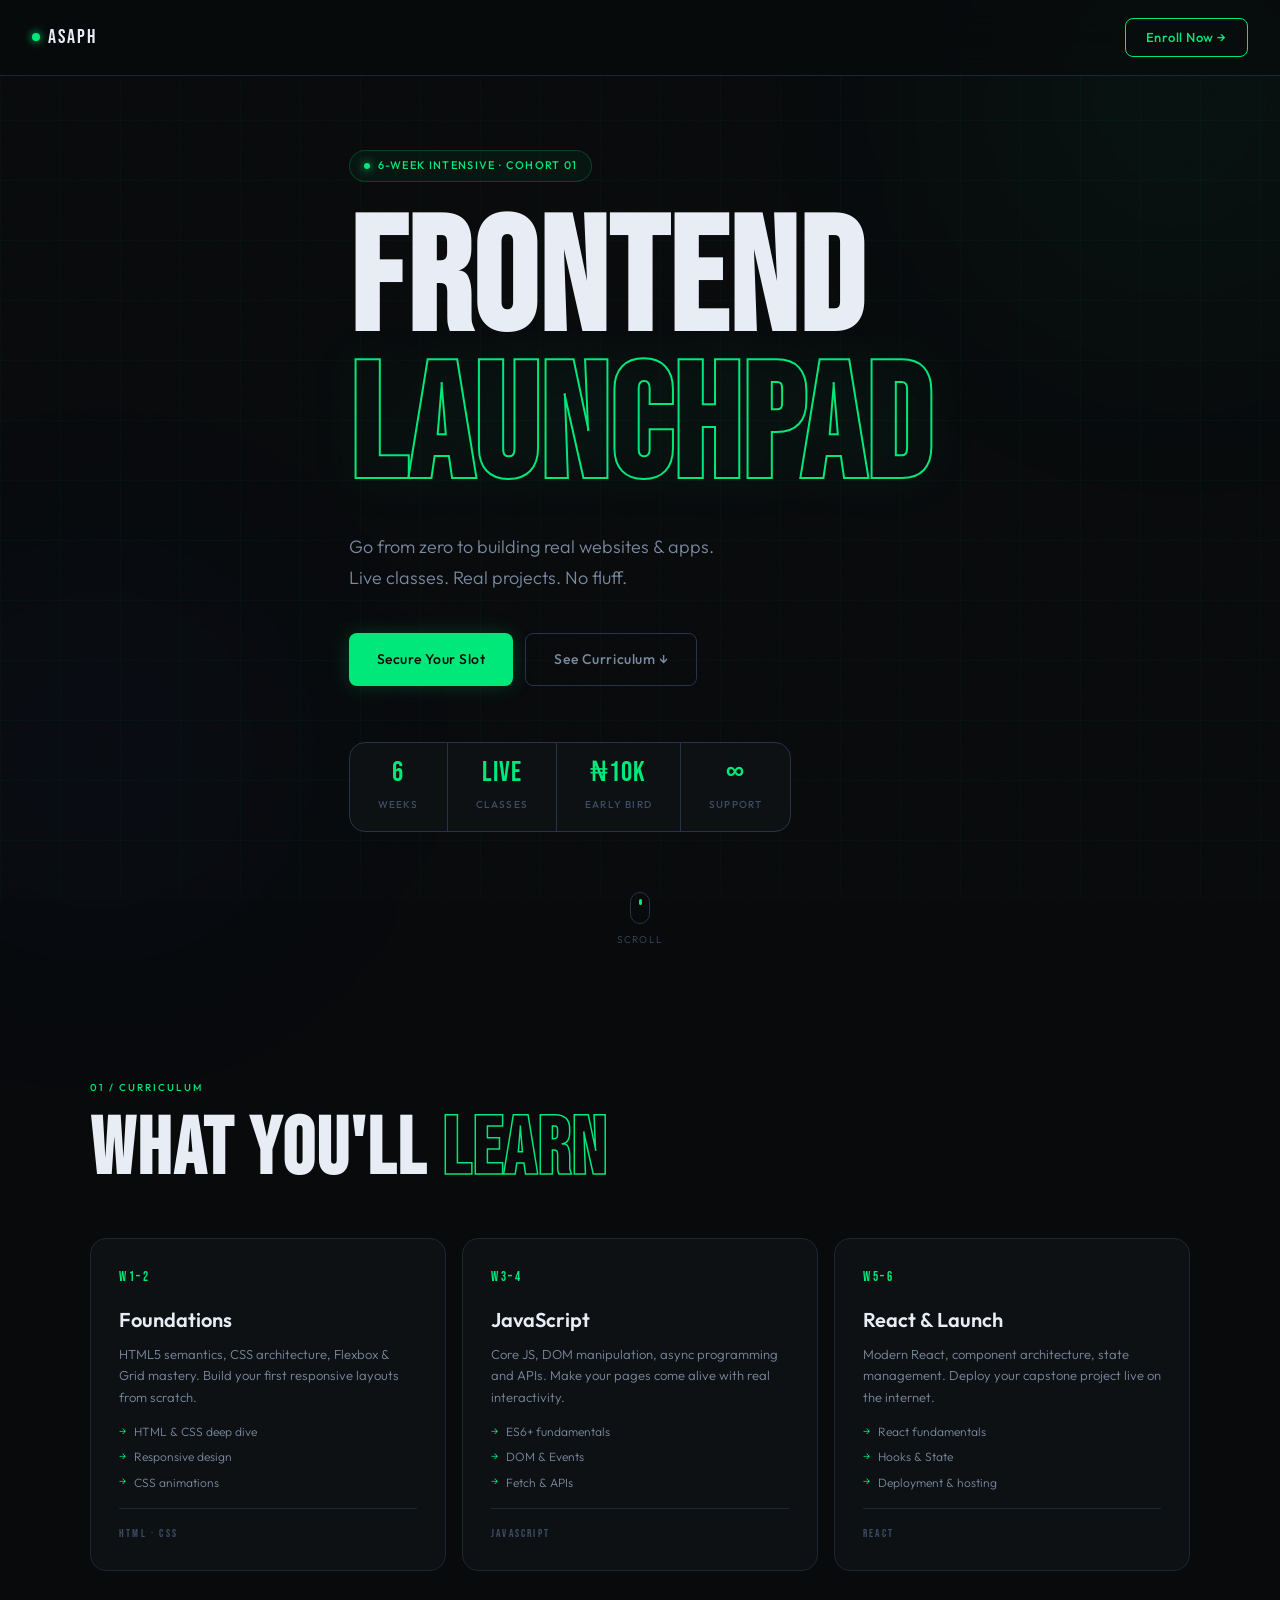
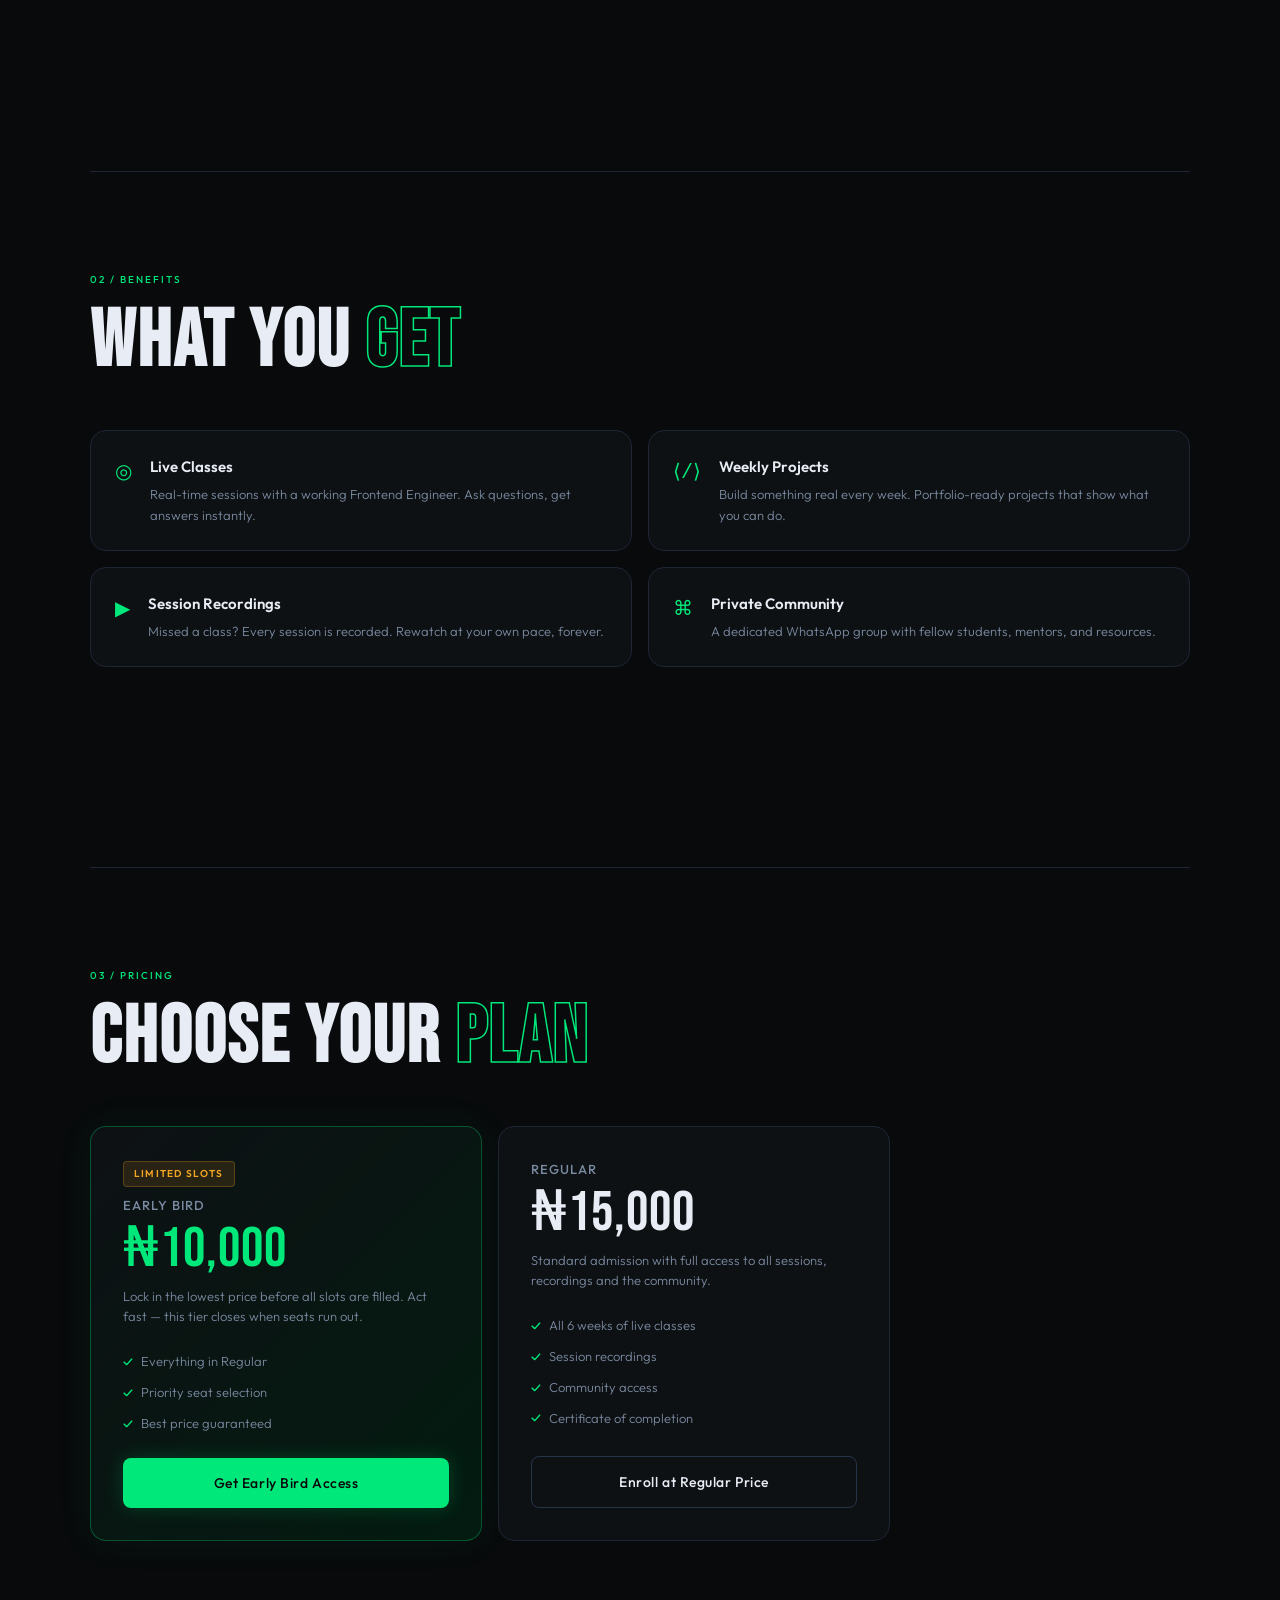
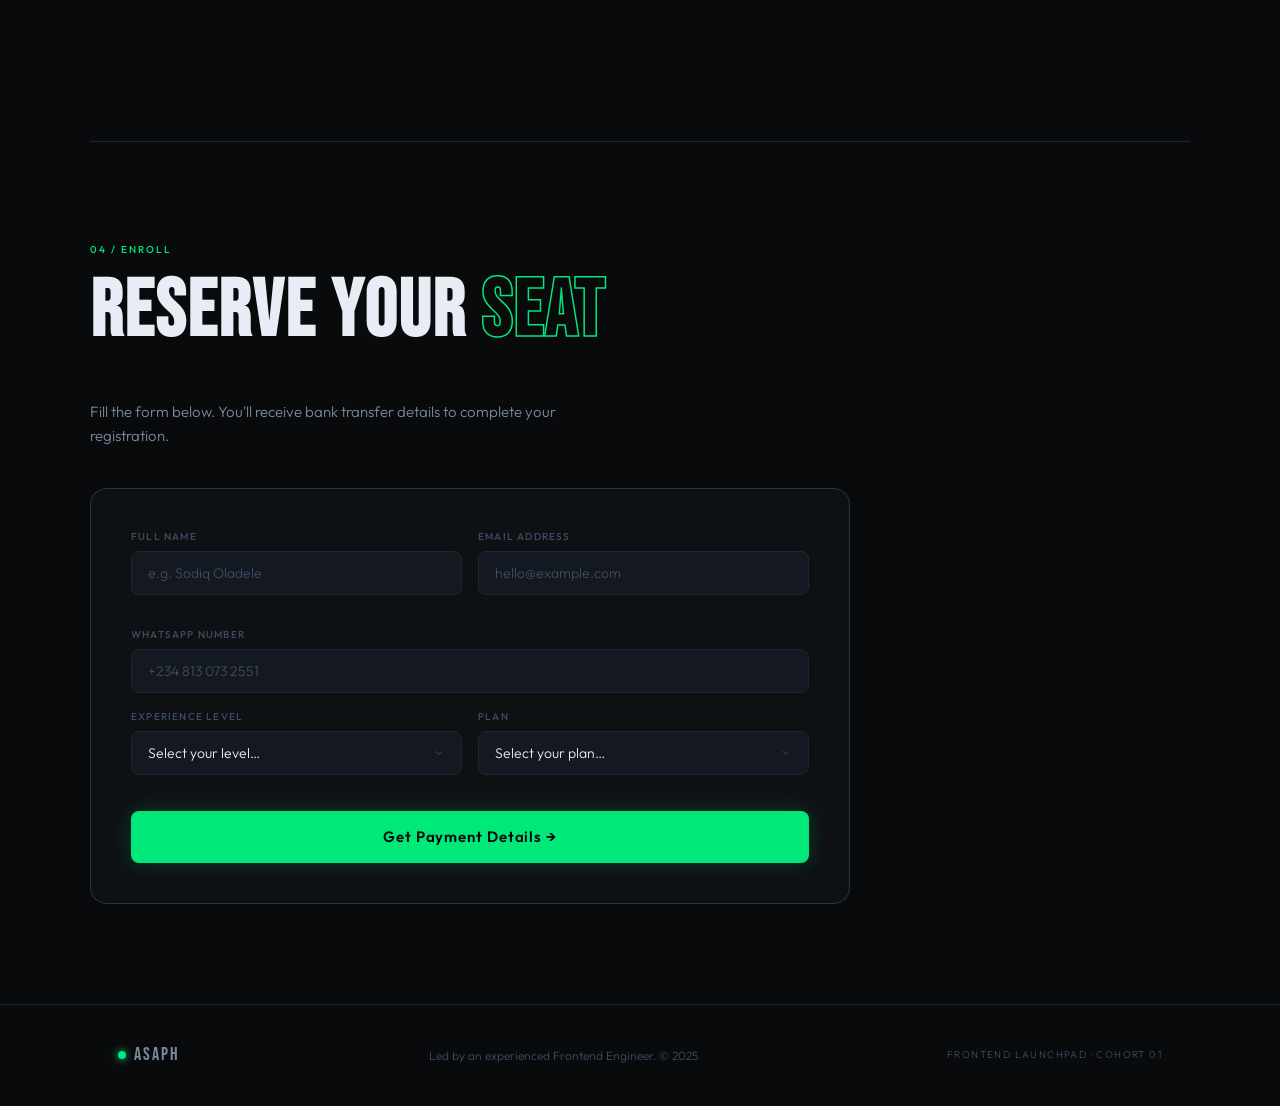
<file: index.html>
<!doctype html>
<html lang="en">
<head>
  <meta charset="UTF-8"/>
  <meta name="viewport" content="width=device-width, initial-scale=1.0"/>
  <title>Frontend Launchpad | 6-Week Bootcamp by Asaph</title>
  <link rel="preconnect" href="https://fonts.googleapis.com"/>
  <link href="https://fonts.googleapis.com/css2?family=Bebas+Neue&family=Outfit:wght@300;400;500;600&display=swap" rel="stylesheet"/>
  <link rel="stylesheet" href="style.css"/>
</head>
<body>

  <!-- NOISE OVERLAY -->
  <div class="noise" aria-hidden="true"></div>

  <!-- GRID LINES -->
  <div class="grid-bg" aria-hidden="true"></div>

  <!-- GLOW ORBS -->
  <div class="orb orb-1" aria-hidden="true"></div>
  <div class="orb orb-2" aria-hidden="true"></div>

  <!-- ═══════════════════ HERO ═══════════════════ -->
  <header class="hero">
    <nav class="nav">
      <div class="nav-brand">
        <span class="nav-dot"></span>Asaph
      </div>
      <a href="#enroll" class="nav-cta">Enroll Now →</a>
    </nav>

    <div class="hero-inner container">
      <div class="hero-tag">
        <span class="tag-dot"></span>
        6-Week Intensive · Cohort 01
      </div>

      <h1 class="hero-title">
        Frontend<br/>
        <em>Launchpad</em>
      </h1>

      <p class="hero-sub">
        Go from zero to building real websites &amp; apps.<br/>
        Live classes. Real projects. No fluff.
      </p>

      <div class="hero-actions">
        <a href="#enroll" class="btn btn-primary">Secure Your Slot</a>
        <a href="#curriculum" class="btn btn-ghost">See Curriculum ↓</a>
      </div>

      <div class="hero-stats">
        <div class="hstat">
          <span class="hstat-num">6</span>
          <span class="hstat-label">Weeks</span>
        </div>
        <div class="hstat-sep"></div>
        <div class="hstat">
          <span class="hstat-num">Live</span>
          <span class="hstat-label">Classes</span>
        </div>
        <div class="hstat-sep"></div>
        <div class="hstat">
          <span class="hstat-num">₦10k</span>
          <span class="hstat-label">Early Bird</span>
        </div>
        <div class="hstat-sep"></div>
        <div class="hstat">
          <span class="hstat-num">∞</span>
          <span class="hstat-label">Support</span>
        </div>
      </div>
    </div>

    <!-- scroll indicator -->
    <div class="scroll-hint">
      <div class="scroll-mouse"><div class="scroll-wheel"></div></div>
      <span>Scroll</span>
    </div>
  </header>

  <!-- ═══════════════════ CURRICULUM ═══════════════════ -->
  <section id="curriculum" class="section container fade-section">
    <div class="section-label">01 / Curriculum</div>
    <h2 class="section-title">What You'll <em>Learn</em></h2>

    <div class="curriculum-grid">
      <div class="week-card fade-item" style="--d:0.05s">
        <div class="week-num">W1–2</div>
        <div class="week-body">
          <h3>Foundations</h3>
          <p>HTML5 semantics, CSS architecture, Flexbox &amp; Grid mastery. Build your first responsive layouts from scratch.</p>
          <ul class="week-list">
            <li>HTML &amp; CSS deep dive</li>
            <li>Responsive design</li>
            <li>CSS animations</li>
          </ul>
        </div>
        <div class="week-accent">HTML · CSS</div>
      </div>

      <div class="week-card fade-item" style="--d:0.15s">
        <div class="week-num">W3–4</div>
        <div class="week-body">
          <h3>JavaScript</h3>
          <p>Core JS, DOM manipulation, async programming and APIs. Make your pages come alive with real interactivity.</p>
          <ul class="week-list">
            <li>ES6+ fundamentals</li>
            <li>DOM &amp; Events</li>
            <li>Fetch &amp; APIs</li>
          </ul>
        </div>
        <div class="week-accent">JavaScript</div>
      </div>

      <div class="week-card fade-item" style="--d:0.25s">
        <div class="week-num">W5–6</div>
        <div class="week-body">
          <h3>React &amp; Launch</h3>
          <p>Modern React, component architecture, state management. Deploy your capstone project live on the internet.</p>
          <ul class="week-list">
            <li>React fundamentals</li>
            <li>Hooks &amp; State</li>
            <li>Deployment &amp; hosting</li>
          </ul>
        </div>
        <div class="week-accent">React</div>
      </div>
    </div>
  </section>

  <!-- ═══════════════════ WHAT YOU GET ═══════════════════ -->
  <section class="section container fade-section">
    <div class="section-label">02 / Benefits</div>
    <h2 class="section-title">What You <em>Get</em></h2>

    <div class="benefits-grid">
      <div class="benefit-item fade-item" style="--d:0.05s">
        <div class="benefit-icon">◎</div>
        <div>
          <h4>Live Classes</h4>
          <p>Real-time sessions with a working Frontend Engineer. Ask questions, get answers instantly.</p>
        </div>
      </div>
      <div class="benefit-item fade-item" style="--d:0.1s">
        <div class="benefit-icon">⟨/⟩</div>
        <div>
          <h4>Weekly Projects</h4>
          <p>Build something real every week. Portfolio-ready projects that show what you can do.</p>
        </div>
      </div>
      <div class="benefit-item fade-item" style="--d:0.15s">
        <div class="benefit-icon">▶</div>
        <div>
          <h4>Session Recordings</h4>
          <p>Missed a class? Every session is recorded. Rewatch at your own pace, forever.</p>
        </div>
      </div>
      <div class="benefit-item fade-item" style="--d:0.2s">
        <div class="benefit-icon">⌘</div>
        <div>
          <h4>Private Community</h4>
          <p>A dedicated WhatsApp group with fellow students, mentors, and resources.</p>
        </div>
      </div>
    </div>
  </section>

  <!-- ═══════════════════ PRICING ═══════════════════ -->
  <section id="pricing" class="section container fade-section">
    <div class="section-label">03 / Pricing</div>
    <h2 class="section-title">Choose Your <em>Plan</em></h2>

    <div class="pricing-grid">

      <!-- EARLY BIRD -->
      <div class="price-card featured fade-item" style="--d:0.05s">
        <div class="price-card-top">
          <div class="price-badge">LIMITED SLOTS</div>
          <div class="price-name">Early Bird</div>
          <div class="price-amount">₦10,000</div>
          <p class="price-desc">Lock in the lowest price before all slots are filled. Act fast — this tier closes when seats run out.</p>
        </div>
        <ul class="price-list">
          <li>Everything in Regular</li>
          <li>Priority seat selection</li>
          <li>Best price guaranteed</li>
        </ul>
        <a href="#enroll" class="btn btn-primary" onclick="document.getElementById('plan').value='Early Bird'">
          Get Early Bird Access
        </a>
      </div>

      <!-- REGULAR -->
      <div class="price-card fade-item" style="--d:0.15s">
        <div class="price-card-top">
          <div class="price-name">Regular</div>
          <div class="price-amount">₦15,000</div>
          <p class="price-desc">Standard admission with full access to all sessions, recordings and the community.</p>
        </div>
        <ul class="price-list">
          <li>All 6 weeks of live classes</li>
          <li>Session recordings</li>
          <li>Community access</li>
          <li>Certificate of completion</li>
        </ul>
        <a href="#enroll" class="btn btn-outline" onclick="document.getElementById('plan').value='Regular'">
          Enroll at Regular Price
        </a>
      </div>

    </div>
  </section>

  <!-- ═══════════════════ ENROLL FORM ═══════════════════ -->
  <section id="enroll" class="section container fade-section">
    <div class="section-label">04 / Enroll</div>
    <h2 class="section-title">Reserve Your <em>Seat</em></h2>
    <p class="section-sub">Fill the form below. You'll receive bank transfer details to complete your registration.</p>

    <div class="form-card fade-item" style="--d:0.05s">
      <form
        name="enrollment"
        method="POST"
        data-netlify="true"
        id="bootcamp-form"
        netlify
      >
        <input type="hidden" name="form-name" value="enrollment"/>

        <div class="form-row">
          <div class="field">
            <label for="name">Full Name</label>
            <input type="text" id="name" name="name" placeholder="e.g. Sodiq Oladele" required/>
          </div>
          <div class="field">
            <label for="email">Email Address</label>
            <input type="email" id="email" name="email" placeholder="hello@example.com" required/>
          </div>
        </div>

        <div class="field">
          <label for="whatsapp">WhatsApp Number</label>
          <input type="tel" id="whatsapp" name="whatsapp" placeholder="+234 813 073 2551" required/>
        </div>

        <div class="form-row">
          <div class="field">
            <label for="experience">Experience Level</label>
            <select id="experience" name="experience" required>
              <option value="" disabled selected>Select your level…</option>
              <option value="Total Beginner">Total Beginner (No coding experience)</option>
              <option value="Basic HTML/CSS">Know some HTML/CSS</option>
              <option value="JavaScript Basics">Know basic JavaScript</option>
            </select>
          </div>
          <div class="field">
            <label for="plan">Plan</label>
            <select id="plan" name="plan" required>
              <option value="" disabled selected>Select your plan…</option>
              <option value="Early Bird">Early Bird (₦10,000)</option>
              <option value="Regular">Regular (₦15,000)</option>
            </select>
          </div>
        </div>

        <button type="submit" class="btn btn-primary btn-submit" id="submitBtn">
          Get Payment Details →
        </button>
      </form>
    </div>
  </section>

  <!-- ═══════════════════ FOOTER ═══════════════════ -->
  <footer class="footer">
    <div class="container footer-inner">
      <div class="footer-brand">
        <span class="nav-dot"></span>
        Asaph
      </div>
      <p class="footer-copy">Led by an experienced Frontend Engineer. © 2025</p>
      <p class="footer-tag">Frontend Launchpad · Cohort 01</p>
    </div>
  </footer>

  <script src="script.js"></script>
</body>
</html>
</file>
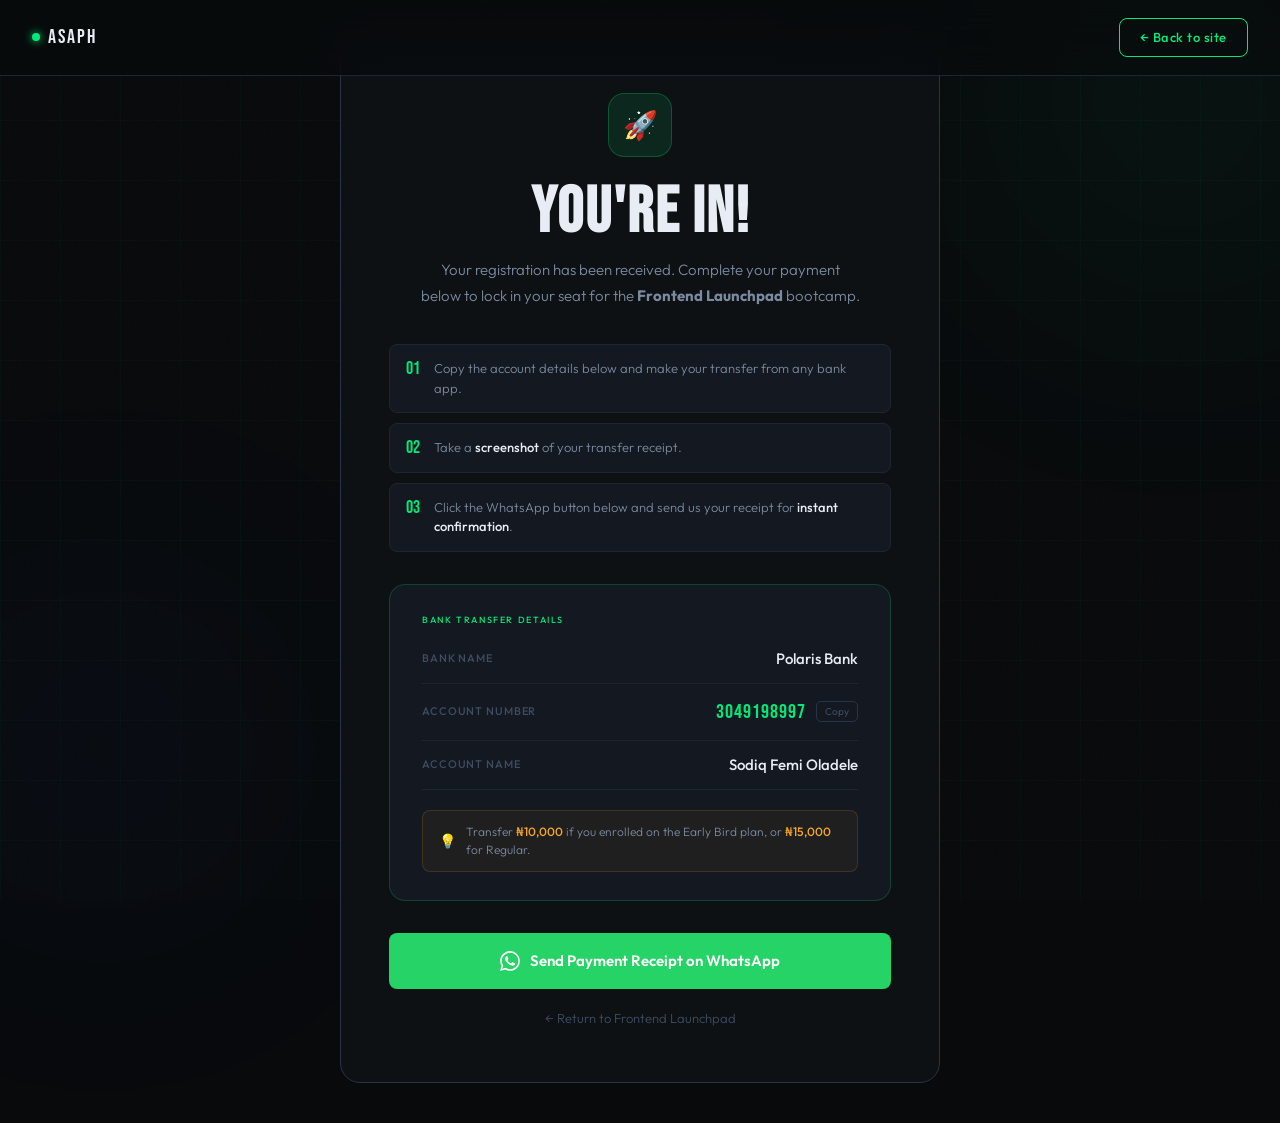
<file: success.html>
<!doctype html>
<html lang="en">
  <head>
    <meta charset="UTF-8" />
    <meta name="viewport" content="width=device-width, initial-scale=1.0" />
    <title>Complete Registration | Frontend Launchpad</title>
    <link
      href="https://fonts.googleapis.com/css2?family=Bebas+Neue&family=Outfit:wght@300;400;500;600&display=swap"
      rel="stylesheet"
    />
    <link rel="stylesheet" href="style.css" />
    <style>
      /* Success page overrides */
      .success-page {
        min-height: 100vh;
        display: flex;
        align-items: center;
        justify-content: center;
        padding: 40px 20px;
        position: relative;
        z-index: 2;
      }
      .success-card {
        background: var(--surface);
        border: 1px solid var(--border2);
        border-radius: 20px;
        padding: 52px 48px;
        max-width: 600px;
        width: 100%;
        text-align: center;
        animation: fadeUp 0.6s ease 0.1s both;
      }
      @media (max-width: 540px) {
        .success-card {
          padding: 32px 24px;
        }
      }

      .success-icon {
        width: 64px;
        height: 64px;
        border-radius: 16px;
        background: rgba(0, 232, 122, 0.1);
        border: 1px solid rgba(0, 232, 122, 0.25);
        display: flex;
        align-items: center;
        justify-content: center;
        margin: 0 auto 24px;
        font-size: 28px;
      }
      .success-title {
        font-family: "Bebas Neue", sans-serif;
        font-size: clamp(40px, 7vw, 64px);
        letter-spacing: 2px;
        color: var(--text);
        line-height: 1;
        margin-bottom: 12px;
      }
      .success-sub {
        font-size: 15px;
        color: var(--text2);
        line-height: 1.7;
        max-width: 440px;
        margin: 0 auto 36px;
      }

      /* BANK DETAILS */
      .bank-box {
        background: var(--surface2);
        border: 1px solid rgba(0, 232, 122, 0.2);
        border-radius: var(--radius);
        padding: 28px 32px;
        margin-bottom: 32px;
        text-align: left;
      }
      .bank-box-title {
        font-size: 9px;
        font-weight: 500;
        letter-spacing: 0.18em;
        text-transform: uppercase;
        color: var(--green);
        margin-bottom: 20px;
      }
      .bank-row {
        display: flex;
        align-items: center;
        justify-content: space-between;
        padding: 12px 0;
        border-bottom: 1px solid var(--border);
      }
      .bank-row:last-child {
        border-bottom: none;
        padding-bottom: 0;
      }
      .bank-row:first-of-type {
        padding-top: 0;
      }
      .bank-key {
        font-size: 11px;
        font-weight: 500;
        letter-spacing: 0.08em;
        text-transform: uppercase;
        color: var(--text3);
      }
      .bank-val {
        font-size: 15px;
        font-weight: 500;
        color: var(--text);
        text-align: right;
      }
      .bank-val.highlight {
        font-family: "Bebas Neue", sans-serif;
        font-size: 20px;
        letter-spacing: 1px;
        color: var(--green);
      }
      .copy-btn {
        background: none;
        border: 1px solid var(--border2);
        border-radius: 5px;
        padding: 3px 8px;
        font-size: 10px;
        color: var(--text3);
        cursor: pointer;
        margin-left: 10px;
        font-family: "Outfit", sans-serif;
        transition: all 0.15s;
      }
      .copy-btn:hover {
        border-color: var(--green);
        color: var(--green);
      }
      .copy-btn.copied {
        border-color: var(--green);
        color: var(--green);
        background: rgba(0, 232, 122, 0.05);
      }

      /* AMOUNT NOTE */
      .amount-note {
        display: flex;
        align-items: center;
        gap: 10px;
        background: rgba(245, 166, 35, 0.05);
        border: 1px solid rgba(245, 166, 35, 0.15);
        border-radius: var(--radius-sm);
        padding: 12px 16px;
        margin-top: 20px;
        text-align: left;
      }
      .amount-note-icon {
        font-size: 14px;
        flex-shrink: 0;
      }
      .amount-note p {
        font-size: 12px;
        color: var(--text2);
        line-height: 1.5;
      }
      .amount-note strong {
        color: var(--amber);
        font-weight: 500;
      }

      /* WHATSAPP BTN */
      .btn-whatsapp {
        display: flex;
        align-items: center;
        justify-content: center;
        gap: 10px;
        background: #25d366;
        color: #fff;
        width: 100%;
        padding: 16px;
        border-radius: var(--radius-sm);
        font-family: "Outfit", sans-serif;
        font-size: 15px;
        font-weight: 600;
        text-decoration: none;
        transition:
          opacity 0.18s,
          transform 0.12s;
        margin-bottom: 16px;
      }
      .btn-whatsapp:hover {
        opacity: 0.9;
        transform: translateY(-1px);
      }
      .btn-whatsapp svg {
        width: 20px;
        height: 20px;
        fill: currentColor;
        flex-shrink: 0;
      }

      .back-link {
        font-size: 13px;
        color: var(--text3);
        text-decoration: none;
        transition: color 0.15s;
      }
      .back-link:hover {
        color: var(--text2);
      }

      /* STEPS */
      .steps {
        display: flex;
        flex-direction: column;
        gap: 10px;
        margin-bottom: 32px;
        text-align: left;
      }
      .step {
        display: flex;
        align-items: flex-start;
        gap: 14px;
        padding: 14px 16px;
        background: var(--surface2);
        border-radius: var(--radius-sm);
        border: 1px solid var(--border);
      }
      .step-num {
        font-family: "Bebas Neue", sans-serif;
        font-size: 18px;
        color: var(--green);
        flex-shrink: 0;
        line-height: 1;
        margin-top: 1px;
      }
      .step-text {
        font-size: 13px;
        color: var(--text2);
        line-height: 1.5;
      }
      .step-text strong {
        color: var(--text);
        font-weight: 500;
      }
    </style>
  </head>
  <body>
    <div class="noise" aria-hidden="true"></div>
    <div class="grid-bg" aria-hidden="true"></div>
    <div class="orb orb-1" aria-hidden="true"></div>
    <div class="orb orb-2" aria-hidden="true"></div>

    <!-- NAV -->
    <nav class="nav">
      <div class="nav-brand"><span class="nav-dot"></span>Asaph</div>
      <a href="./index.html" class="nav-cta">← Back to site</a>
    </nav>

    <div class="success-page">
      <div class="success-card">
        <div class="success-icon">🚀</div>
        <h1 class="success-title">You're In!</h1>
        <p class="success-sub">
          Your registration has been received. Complete your payment below to
          lock in your seat for the
          <strong>Frontend Launchpad</strong> bootcamp.
        </p>

        <!-- STEPS -->
        <div class="steps">
          <div class="step">
            <span class="step-num">01</span>
            <p class="step-text">
              Copy the account details below and make your transfer from any
              bank app.
            </p>
          </div>
          <div class="step">
            <span class="step-num">02</span>
            <p class="step-text">
              Take a <strong>screenshot</strong> of your transfer receipt.
            </p>
          </div>
          <div class="step">
            <span class="step-num">03</span>
            <p class="step-text">
              Click the WhatsApp button below and send us your receipt for
              <strong>instant confirmation</strong>.
            </p>
          </div>
        </div>

        <!-- BANK DETAILS -->
        <div class="bank-box">
          <p class="bank-box-title">Bank Transfer Details</p>

          <div class="bank-row">
            <span class="bank-key">Bank Name</span>
            <span class="bank-val">Polaris Bank</span>
          </div>
          <div class="bank-row">
            <span class="bank-key">Account Number</span>
            <div style="display: flex; align-items: center">
              <span class="bank-val highlight" id="accNum">3049198997</span>
              <button
                class="copy-btn"
                id="copyAccBtn"
                onclick="copyText('3049198997', 'copyAccBtn')"
              >
                Copy
              </button>
            </div>
          </div>
          <div class="bank-row">
            <span class="bank-key">Account Name</span>
            <span class="bank-val">Sodiq Femi Oladele</span>
          </div>

          <div class="amount-note">
            <span class="amount-note-icon">💡</span>
            <p>
              Transfer <strong>₦10,000</strong> if you enrolled on the Early
              Bird plan, or <strong>₦15,000</strong> for Regular.
            </p>
          </div>
        </div>

        <!-- WHATSAPP -->
        <a
          href="https://wa.me/2348130732551?text=Hello!%20I%20just%20made%20my%20payment%20for%20the%20Frontend%20Launchpad%20Bootcamp.%20Here%20is%20my%20receipt%3A"
          class="btn-whatsapp"
          target="_blank"
          rel="noopener"
        >
          <svg viewBox="0 0 24 24" xmlns="http://www.w3.org/2000/svg">
            <path
              d="M17.472 14.382c-.297-.149-1.758-.867-2.03-.967-.273-.099-.471-.148-.67.15-.197.297-.767.966-.94 1.164-.173.199-.347.223-.644.075-.297-.15-1.255-.463-2.39-1.475-.883-.788-1.48-1.761-1.653-2.059-.173-.297-.018-.458.13-.606.134-.133.298-.347.446-.52.149-.174.198-.298.298-.497.099-.198.05-.371-.025-.52-.075-.149-.669-1.612-.916-2.207-.242-.579-.487-.5-.669-.51-.173-.008-.371-.01-.57-.01-.198 0-.52.074-.792.372-.272.297-1.04 1.016-1.04 2.479 0 1.462 1.065 2.875 1.213 3.074.149.198 2.096 3.2 5.077 4.487.709.306 1.262.489 1.694.625.712.227 1.36.195 1.871.118.571-.085 1.758-.719 2.006-1.413.248-.694.248-1.289.173-1.413-.074-.124-.272-.198-.57-.347m-5.421 7.403h-.004a9.87 9.87 0 01-5.031-1.378l-.361-.214-3.741.982.998-3.648-.235-.374a9.86 9.86 0 01-1.51-5.26c.001-5.45 4.436-9.884 9.888-9.884 2.64 0 5.122 1.03 6.988 2.898a9.825 9.825 0 012.893 6.994c-.003 5.45-4.437 9.884-9.885 9.884m8.413-18.297A11.815 11.815 0 0012.05 0C5.495 0 .16 5.335.157 11.892c0 2.096.547 4.142 1.588 5.945L.057 24l6.305-1.654a11.882 11.882 0 005.683 1.448h.005c6.554 0 11.89-5.335 11.893-11.893a11.821 11.821 0 00-3.48-8.413z"
            />
          </svg>
          Send Payment Receipt on WhatsApp
        </a>

        <a href="./index.html" class="back-link"
          >← Return to Frontend Launchpad</a
        >
      </div>
    </div>

    <script>
      function copyText(text, btnId) {
        navigator.clipboard.writeText(text).then(() => {
          const btn = document.getElementById(btnId);
          btn.textContent = "Copied!";
          btn.classList.add("copied");
          setTimeout(() => {
            btn.textContent = "Copy";
            btn.classList.remove("copied");
          }, 2200);
        });
      }

      // Fade in
      document.addEventListener("DOMContentLoaded", () => {
        document.querySelectorAll(".fade-item, .fade-section").forEach((el) => {
          el.classList.add("visible");
        });
      });
    </script>
  </body>
</html>
</file>
<file: style.css>
/* ===== RESET ===== */
*,
*::before,
*::after {
  box-sizing: border-box;
  margin: 0;
  padding: 0;
}

/* ===== VARIABLES ===== */
:root {
  --bg: #080a0c;
  --surface: #0e1114;
  --surface2: #141820;
  --surface3: #1c2230;
  --border: #1e2535;
  --border2: #28334a;
  --text: #e8edf5;
  --text2: #7a8aa0;
  --text3: #3d4d63;
  --green: #00e87a;
  --green2: #00ff88;
  --green-dim: #001a0e;
  --green-glow: rgba(0, 232, 122, 0.15);
  --blue: #2563ff;
  --amber: #f5a623;
  --red: #ff4444;
  --radius: 16px;
  --radius-sm: 8px;
}

/* ===== BASE ===== */
html {
  scroll-behavior: smooth;
}
body {
  font-family: "Outfit", sans-serif;
  font-weight: 300;
  background: var(--bg);
  color: var(--text);
  overflow-x: hidden;
  line-height: 1.6;
}

/* ===== NOISE ===== */
.noise {
  position: fixed;
  inset: 0;
  z-index: 1;
  pointer-events: none;
  background-image: url("data:image/svg+xml,%3Csvg viewBox='0 0 512 512' xmlns='http://www.w3.org/2000/svg'%3E%3Cfilter id='n'%3E%3CfeTurbulence type='fractalNoise' baseFrequency='0.75' numOctaves='4' stitchTiles='stitch'/%3E%3C/filter%3E%3Crect width='100%25' height='100%25' filter='url(%23n)' opacity='0.03'/%3E%3C/svg%3E");
  background-size: 256px;
  opacity: 0.5;
}

/* ===== GRID BG ===== */
.grid-bg {
  position: fixed;
  inset: 0;
  z-index: 0;
  pointer-events: none;
  background-image:
    linear-gradient(rgba(0, 232, 122, 0.03) 1px, transparent 1px),
    linear-gradient(90deg, rgba(0, 232, 122, 0.03) 1px, transparent 1px);
  background-size: 60px 60px;
}

/* ===== ORBS ===== */
.orb {
  position: fixed;
  border-radius: 50%;
  filter: blur(120px);
  pointer-events: none;
  z-index: 0;
}
.orb-1 {
  width: 600px;
  height: 600px;
  top: -200px;
  right: -200px;
  background: radial-gradient(
    circle,
    rgba(0, 232, 122, 0.07) 0%,
    transparent 70%
  );
  animation: orbDrift 20s ease-in-out infinite alternate;
}
.orb-2 {
  width: 500px;
  height: 500px;
  bottom: -100px;
  left: -150px;
  background: radial-gradient(
    circle,
    rgba(37, 99, 255, 0.06) 0%,
    transparent 70%
  );
  animation: orbDrift 28s ease-in-out infinite alternate-reverse;
}
@keyframes orbDrift {
  0% {
    transform: translate(0, 0);
  }
  100% {
    transform: translate(30px, 30px);
  }
}

/* ===== NAV ===== */
.nav {
  position: fixed;
  top: 0;
  left: 0;
  right: 0;
  z-index: 100;
  display: flex;
  align-items: center;
  justify-content: space-between;
  padding: 18px 32px;
  background: rgba(8, 10, 12, 0.7);
  backdrop-filter: blur(20px);
  border-bottom: 1px solid var(--border);
}
.nav-brand {
  font-family: "Bebas Neue", sans-serif;
  font-size: 20px;
  letter-spacing: 2px;
  color: var(--text);
  display: flex;
  align-items: center;
  gap: 8px;
}
.nav-dot,
.tag-dot {
  width: 8px;
  height: 8px;
  border-radius: 50%;
  background: var(--green);
  box-shadow: 0 0 8px var(--green);
  flex-shrink: 0;
}
.tag-dot {
  width: 6px;
  height: 6px;
}
.nav-cta {
  padding: 8px 20px;
  border-radius: var(--radius-sm);
  border: 1px solid var(--green);
  color: var(--green);
  font-family: "Outfit", sans-serif;
  font-size: 13px;
  font-weight: 500;
  text-decoration: none;
  letter-spacing: 0.04em;
  transition: all 0.18s;
}
.nav-cta:hover {
  background: var(--green-dim);
  box-shadow: 0 0 16px var(--green-glow);
}

/* ===== CONTAINER ===== */
.container {
  max-width: 1100px;
  margin: 0 auto;
  padding: 0 28px;
}

/* ===== HERO ===== */
.hero {
  position: relative;
  z-index: 2;
  min-height: 100vh;
  display: flex;
  flex-direction: column;
  padding-top: 90px;
}
.hero-inner {
  flex: 1;
  display: flex;
  flex-direction: column;
  justify-content: center;
  padding-top: 60px;
  padding-bottom: 60px;
}

.hero-tag {
  display: inline-flex;
  align-items: center;
  gap: 8px;
  padding: 6px 14px;
  border-radius: 99px;
  border: 1px solid rgba(0, 232, 122, 0.2);
  background: rgba(0, 232, 122, 0.05);
  font-size: 11px;
  font-weight: 500;
  letter-spacing: 0.12em;
  text-transform: uppercase;
  color: var(--green);
  margin-bottom: 28px;
  width: fit-content;
  animation: fadeUp 0.6s ease 0.1s both;
}

.hero-title {
  font-family: "Bebas Neue", sans-serif;
  font-size: clamp(80px, 14vw, 160px);
  line-height: 0.92;
  letter-spacing: 2px;
  color: var(--text);
  margin-bottom: 28px;
  animation: fadeUp 0.6s ease 0.2s both;
}
.hero-title em {
  font-style: normal;
  color: transparent;
  -webkit-text-stroke: 2px var(--green);
  filter: drop-shadow(0 0 20px rgba(0, 232, 122, 0.3));
}

.hero-sub {
  font-size: clamp(15px, 2vw, 18px);
  color: var(--text2);
  line-height: 1.7;
  max-width: 520px;
  margin-bottom: 40px;
  animation: fadeUp 0.6s ease 0.3s both;
}

.hero-actions {
  display: flex;
  gap: 12px;
  flex-wrap: wrap;
  margin-bottom: 56px;
  animation: fadeUp 0.6s ease 0.4s both;
}

/* STATS */
.hero-stats {
  display: flex;
  align-items: center;
  gap: 0;
  border: 1px solid var(--border2);
  border-radius: var(--radius);
  background: var(--surface);
  width: fit-content;
  overflow: hidden;
  animation: fadeUp 0.6s ease 0.5s both;
}
.hstat {
  padding: 16px 28px;
  text-align: center;
}
.hstat-num {
  display: block;
  font-family: "Bebas Neue", sans-serif;
  font-size: 28px;
  letter-spacing: 1px;
  color: var(--green);
  line-height: 1;
  margin-bottom: 3px;
}
.hstat-label {
  font-size: 10px;
  font-weight: 500;
  letter-spacing: 0.12em;
  text-transform: uppercase;
  color: var(--text3);
}
.hstat-sep {
  width: 1px;
  background: var(--border2);
  align-self: stretch;
}

@media (max-width: 600px) {
  .hero-stats {
    flex-wrap: wrap;
    width: 100%;
  }
  .hstat {
    flex: 1;
    min-width: 80px;
  }
  .hstat-sep {
    display: none;
  }
}

/* SCROLL HINT */
.scroll-hint {
  display: flex;
  flex-direction: column;
  align-items: center;
  gap: 8px;
  padding-bottom: 32px;
  color: var(--text3);
  font-size: 10px;
  letter-spacing: 0.12em;
  text-transform: uppercase;
  animation: fadeUp 0.6s ease 0.7s both;
}
.scroll-mouse {
  width: 20px;
  height: 32px;
  border-radius: 10px;
  border: 1px solid var(--border2);
  display: flex;
  justify-content: center;
  padding-top: 6px;
}
.scroll-wheel {
  width: 3px;
  height: 6px;
  border-radius: 2px;
  background: var(--green);
  animation: scrollBounce 2s ease-in-out infinite;
}
@keyframes scrollBounce {
  0%,
  100% {
    transform: translateY(0);
    opacity: 1;
  }
  50% {
    transform: translateY(8px);
    opacity: 0.3;
  }
}

/* ===== BUTTONS ===== */
.btn {
  display: inline-flex;
  align-items: center;
  justify-content: center;
  padding: 14px 28px;
  border-radius: var(--radius-sm);
  font-family: "Outfit", sans-serif;
  font-size: 14px;
  font-weight: 500;
  letter-spacing: 0.04em;
  cursor: pointer;
  text-decoration: none;
  transition: all 0.18s;
  border: none;
}
.btn-primary {
  background: var(--green);
  color: #080a0c;
  box-shadow: 0 0 20px rgba(0, 232, 122, 0.2);
}
.btn-primary:hover {
  background: var(--green2);
  box-shadow: 0 0 32px rgba(0, 232, 122, 0.35);
  transform: translateY(-1px);
}
.btn-primary:active {
  transform: scale(0.97);
}
.btn-ghost {
  background: transparent;
  border: 1px solid var(--border2);
  color: var(--text2);
}
.btn-ghost:hover {
  border-color: var(--text3);
  color: var(--text);
}
.btn-outline {
  background: transparent;
  border: 1px solid var(--border2);
  color: var(--text);
  width: 100%;
}
.btn-outline:hover {
  border-color: var(--green);
  color: var(--green);
}
.btn-submit {
  width: 100%;
  height: 52px;
  font-size: 15px;
  font-weight: 600;
  letter-spacing: 0.06em;
  margin-top: 4px;
}

/* ===== SECTIONS ===== */
.section {
  position: relative;
  z-index: 2;
  padding: 100px 0;
}
.section-label {
  font-size: 10px;
  font-weight: 500;
  letter-spacing: 0.2em;
  text-transform: uppercase;
  color: var(--green);
  margin-bottom: 14px;
}
.section-title {
  font-family: "Bebas Neue", sans-serif;
  font-size: clamp(48px, 7vw, 80px);
  letter-spacing: 2px;
  color: var(--text);
  line-height: 1;
  margin-bottom: 48px;
}
.section-title em {
  font-style: normal;
  color: transparent;
  -webkit-text-stroke: 1.5px var(--green);
}
.section-sub {
  font-size: 15px;
  color: var(--text2);
  max-width: 500px;
  margin-bottom: 40px;
}

/* DIVIDER LINE */
.section::before {
  content: "";
  display: block;
  height: 1px;
  background: var(--border);
  margin-bottom: 100px;
}
.section:first-of-type::before {
  display: none;
}

/* ===== CURRICULUM ===== */
.curriculum-grid {
  display: grid;
  grid-template-columns: repeat(3, 1fr);
  gap: 16px;
}
@media (max-width: 768px) {
  .curriculum-grid {
    grid-template-columns: 1fr;
  }
}

.week-card {
  background: var(--surface);
  border: 1px solid var(--border);
  border-radius: var(--radius);
  padding: 28px;
  position: relative;
  overflow: hidden;
  transition:
    border-color 0.2s,
    transform 0.2s;
  display: flex;
  flex-direction: column;
  gap: 16px;
}
.week-card::before {
  content: "";
  position: absolute;
  top: 0;
  left: 0;
  right: 0;
  height: 2px;
  background: var(--green);
  transform: scaleX(0);
  transform-origin: left;
  transition: transform 0.35s ease;
}
.week-card:hover {
  border-color: var(--border2);
  transform: translateY(-3px);
}
.week-card:hover::before {
  transform: scaleX(1);
}

.week-num {
  font-family: "Bebas Neue", sans-serif;
  font-size: 13px;
  letter-spacing: 0.2em;
  color: var(--green);
}
.week-body h3 {
  font-size: 20px;
  font-weight: 600;
  color: var(--text);
  margin-bottom: 8px;
}
.week-body p {
  font-size: 13px;
  color: var(--text2);
  line-height: 1.65;
  margin-bottom: 14px;
}
.week-list {
  list-style: none;
  display: flex;
  flex-direction: column;
  gap: 6px;
}
.week-list li {
  font-size: 12px;
  color: var(--text2);
  display: flex;
  align-items: center;
  gap: 8px;
}
.week-list li::before {
  content: "→";
  color: var(--green);
  font-size: 11px;
  flex-shrink: 0;
}
.week-accent {
  font-family: "Bebas Neue", sans-serif;
  font-size: 11px;
  letter-spacing: 0.2em;
  color: var(--text3);
  margin-top: auto;
  padding-top: 16px;
  border-top: 1px solid var(--border);
}

/* ===== BENEFITS ===== */
.benefits-grid {
  display: grid;
  grid-template-columns: 1fr 1fr;
  gap: 16px;
}
@media (max-width: 600px) {
  .benefits-grid {
    grid-template-columns: 1fr;
  }
}

.benefit-item {
  display: flex;
  gap: 18px;
  align-items: flex-start;
  background: var(--surface);
  border: 1px solid var(--border);
  border-radius: var(--radius);
  padding: 24px;
  transition: border-color 0.2s;
}
.benefit-item:hover {
  border-color: var(--border2);
}
.benefit-icon {
  font-size: 20px;
  color: var(--green);
  flex-shrink: 0;
  margin-top: 2px;
  font-family: monospace;
}
.benefit-item h4 {
  font-size: 15px;
  font-weight: 600;
  color: var(--text);
  margin-bottom: 5px;
}
.benefit-item p {
  font-size: 13px;
  color: var(--text2);
  line-height: 1.6;
}

/* ===== PRICING ===== */
.pricing-grid {
  display: grid;
  grid-template-columns: 1fr 1fr;
  gap: 16px;
  max-width: 800px;
}
@media (max-width: 640px) {
  .pricing-grid {
    grid-template-columns: 1fr;
  }
}

.price-card {
  background: var(--surface);
  border: 1px solid var(--border);
  border-radius: var(--radius);
  padding: 32px;
  display: flex;
  flex-direction: column;
  gap: 24px;
  transition: transform 0.2s;
}
.price-card:hover {
  transform: translateY(-3px);
}
.price-card.featured {
  border-color: rgba(0, 232, 122, 0.3);
  background: linear-gradient(
    135deg,
    var(--surface) 0%,
    rgba(0, 40, 20, 0.6) 100%
  );
  box-shadow: 0 0 40px rgba(0, 232, 122, 0.06);
}

.price-badge {
  display: inline-flex;
  padding: 4px 10px;
  border-radius: 4px;
  background: rgba(245, 166, 35, 0.12);
  border: 1px solid rgba(245, 166, 35, 0.25);
  color: var(--amber);
  font-size: 10px;
  font-weight: 600;
  letter-spacing: 0.12em;
  width: fit-content;
  margin-bottom: 8px;
}
.price-name {
  font-size: 13px;
  font-weight: 500;
  letter-spacing: 0.08em;
  text-transform: uppercase;
  color: var(--text2);
  margin-bottom: 6px;
}
.price-amount {
  font-family: "Bebas Neue", sans-serif;
  font-size: 56px;
  letter-spacing: 1px;
  color: var(--text);
  line-height: 1;
  margin-bottom: 8px;
}
.price-card.featured .price-amount {
  color: var(--green);
}
.price-desc {
  font-size: 13px;
  color: var(--text2);
  line-height: 1.6;
}
.price-list {
  list-style: none;
  display: flex;
  flex-direction: column;
  gap: 10px;
}
.price-list li {
  font-size: 13px;
  color: var(--text2);
  display: flex;
  align-items: center;
  gap: 8px;
}
.price-list li::before {
  content: "✓";
  color: var(--green);
  font-size: 12px;
  font-weight: 600;
  flex-shrink: 0;
}
.price-card .btn {
  margin-top: auto;
}

/* ===== FORM ===== */
.form-card {
  background: var(--surface);
  border: 1px solid var(--border2);
  border-radius: var(--radius);
  padding: 40px;
  max-width: 760px;
}
@media (max-width: 600px) {
  .form-card {
    padding: 24px;
  }
}

.form-row {
  display: grid;
  grid-template-columns: 1fr 1fr;
  gap: 16px;
  margin-bottom: 16px;
}
@media (max-width: 600px) {
  .form-row {
    grid-template-columns: 1fr;
  }
}

.field {
  display: flex;
  flex-direction: column;
  gap: 6px;
  margin-bottom: 16px;
}
.field:last-of-type {
  margin-bottom: 0;
}
.field label {
  font-size: 10px;
  font-weight: 500;
  letter-spacing: 0.12em;
  text-transform: uppercase;
  color: var(--text3);
}
.field input,
.field select {
  width: 100%;
  background: var(--surface2);
  border: 1px solid var(--border);
  border-radius: var(--radius-sm);
  color: var(--text);
  font-family: "Outfit", sans-serif;
  font-size: 14px;
  font-weight: 300;
  padding: 12px 16px;
  outline: none;
  transition:
    border-color 0.18s,
    box-shadow 0.18s;
  appearance: none;
}
.field input::placeholder {
  color: var(--text3);
}
.field input:focus,
.field select:focus {
  border-color: var(--green);
  box-shadow: 0 0 0 3px rgba(0, 232, 122, 0.08);
}
.field select {
  background-image: url("data:image/svg+xml,%3Csvg xmlns='http://www.w3.org/2000/svg' width='12' height='12' viewBox='0 0 24 24' fill='none' stroke='%233D4D63' stroke-width='2' stroke-linecap='round'%3E%3Cpolyline points='6 9 12 15 18 9'/%3E%3C/svg%3E");
  background-repeat: no-repeat;
  background-position: right 16px center;
  cursor: pointer;
}
.field select option {
  background: var(--surface2);
  color: var(--text);
}

/* ===== FOOTER ===== */
.footer {
  position: relative;
  z-index: 2;
  border-top: 1px solid var(--border);
  padding: 36px 0;
}
.footer-inner {
  display: flex;
  align-items: center;
  justify-content: space-between;
  flex-wrap: wrap;
  gap: 12px;
}
.footer-brand {
  font-family: "Bebas Neue", sans-serif;
  font-size: 18px;
  letter-spacing: 2px;
  color: var(--text2);
  display: flex;
  align-items: center;
  gap: 8px;
}
.footer-copy {
  font-size: 12px;
  color: var(--text3);
}
.footer-tag {
  font-size: 10px;
  letter-spacing: 0.14em;
  text-transform: uppercase;
  color: var(--text3);
}

/* ===== FADE IN ANIMATION ===== */
@keyframes fadeUp {
  from {
    opacity: 0;
    transform: translateY(20px);
  }
  to {
    opacity: 1;
    transform: translateY(0);
  }
}

.fade-item {
  opacity: 0;
  transform: translateY(18px);
  transition:
    opacity 0.55s ease,
    transform 0.55s ease;
  transition-delay: var(--d, 0s);
}
.fade-item.visible {
  opacity: 1;
  transform: translateY(0);
}

.fade-section {
  opacity: 0;
  transform: translateY(24px);
  transition:
    opacity 0.6s ease,
    transform 0.6s ease;
}
.fade-section.visible {
  opacity: 1;
  transform: translateY(0);
}
</file>
